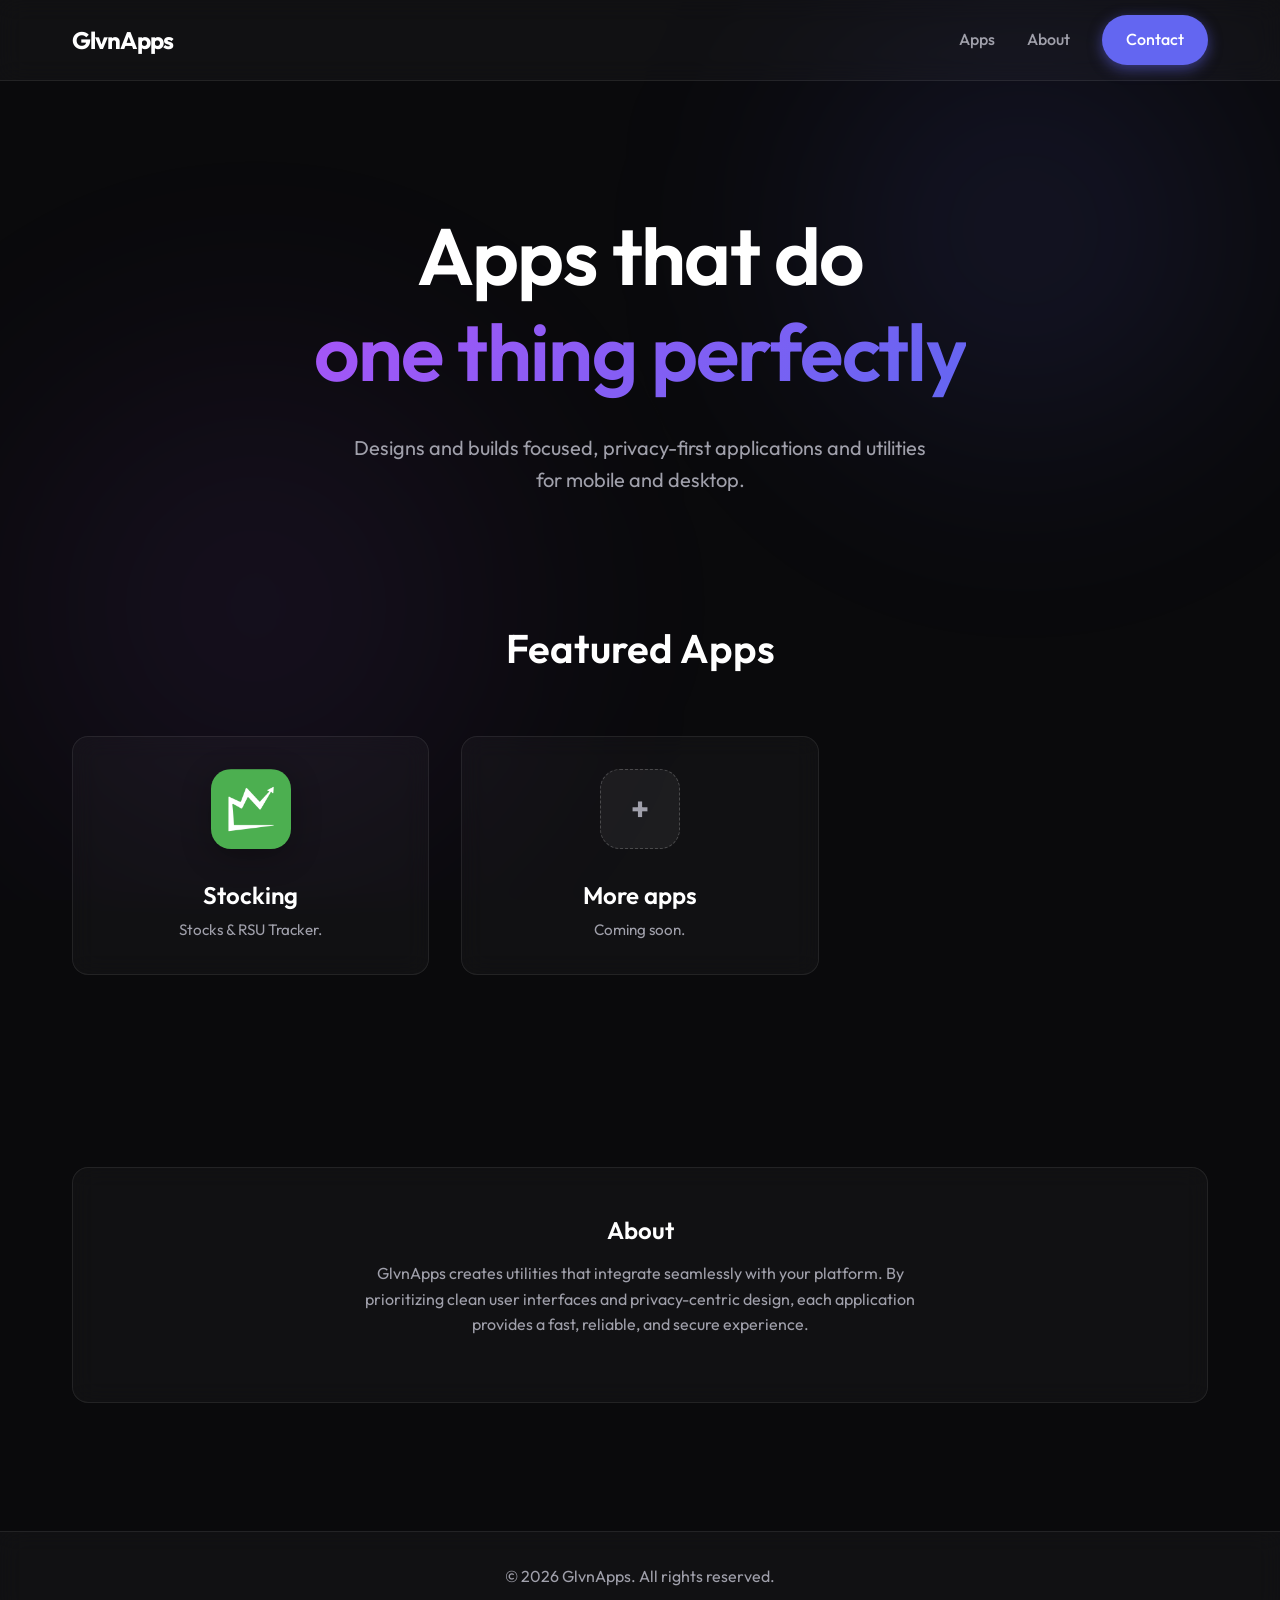
<file: index.html>
<!DOCTYPE html>
<html lang="en">
<head>
    <meta charset="UTF-8">
    <meta name="viewport" content="width=device-width, initial-scale=1.0">
    <title>GlvnApps - App Portfolio</title>
    <meta name="description" content="Portfolio of GlvnApps. Designs and builds focused, privacy-first applications and utilities for mobile and desktop.">
    <link rel="preconnect" href="https://fonts.googleapis.com">
    <link rel="preconnect" href="https://fonts.gstatic.com" crossorigin>
    <link href="https://fonts.googleapis.com/css2?family=Outfit:wght@300;400;500;600;700&display=swap" rel="stylesheet">
    <link rel="stylesheet" href="style.css">
</head>
<body>
    <div class="background-effects">
        <div class="glow glow-1"></div>
        <div class="glow glow-2"></div>
    </div>
    
    <header class="main-header glass">
        <div class="container header-content">
            <h1>GlvnApps</h1>
            <nav>
                <a href="#apps">Apps</a>
                <a href="#about">About</a>
                <a href="mailto:glvnapps@gmail.com" class="btn btn-primary">Contact</a>
            </nav>
        </div>
    </header>

    <main>
        <section class="hero container">
            <div class="hero-content">
                <h1 class="hero-title">Apps that do<br><span class="gradient-text">one thing perfectly</span></h1>
                <p class="hero-subtitle">Designs and builds focused, privacy-first applications and utilities for mobile and desktop.</p>
            </div>
        </section>

        <section id="apps" class="apps-section container">
            <h2 class="section-title">Featured Apps</h2>
            <div class="apps-grid">
                <!-- App Card -->
                <a href="stocking/index.html" class="app-card glass">
                    <img src="stocking/assets/stocking-icon.png" alt="Stocking App Icon" class="app-icon-image">
                    <div class="app-info">
                        <h3>Stocking</h3>
                        <p>Stocks & RSU Tracker.</p>
                    </div>
                </a>
                
                <!-- Add more app cards here -->
                <a href="#" class="app-card glass">
                    <div class="app-icon-placeholder upcoming-icon">+</div>
                    <div class="app-info">
                        <h3>More apps</h3>
                        <p>Coming soon.</p>
                    </div>
                </a>
            </div>
        </section>

        <section id="about" class="apps-section container" style="padding-top: 4rem;">
            <div class="glass" style="padding: 3rem; border-radius: 16px; text-align: center;">
                <h2>About</h2>
                <p style="color: var(--text-secondary); max-width: 600px; margin: 1rem auto;">
                    GlvnApps creates utilities that integrate seamlessly with your platform. By prioritizing clean user interfaces and privacy-centric design, each application provides a fast, reliable, and secure experience.
                </p>
            </div>
        </section>
    </main>

    <footer class="main-footer glass">
        <div class="container">
            <p>&copy; 2026 GlvnApps. All rights reserved.</p>
        </div>
    </footer>
</body>
</html>
</file>
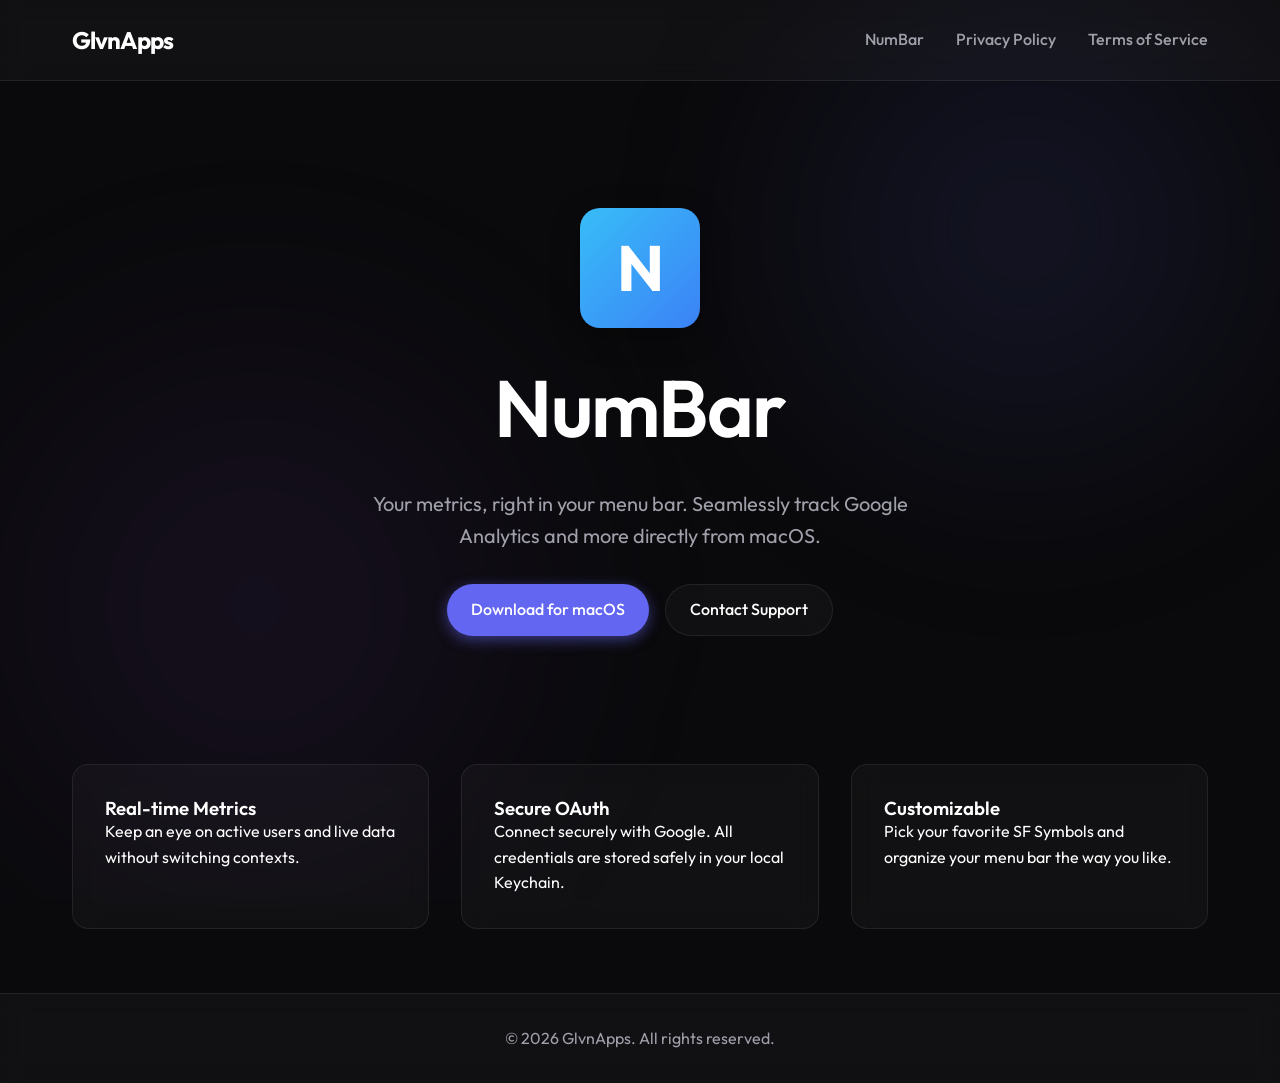
<file: numbar/index.html>
<!DOCTYPE html>
<html lang="en">
<head>
    <meta charset="UTF-8">
    <meta name="viewport" content="width=device-width, initial-scale=1.0">
    <title>NumBar - App Details</title>
    <meta name="description" content="NumBar - Menu bar analytics and metrics tracking.">
    <link rel="preconnect" href="https://fonts.googleapis.com">
    <link rel="preconnect" href="https://fonts.gstatic.com" crossorigin>
    <link href="https://fonts.googleapis.com/css2?family=Outfit:wght@300;400;500;600;700&display=swap" rel="stylesheet">
    <link rel="stylesheet" href="../style.css">
</head>
<body>
    <div class="background-effects">
        <div class="glow glow-1"></div>
        <div class="glow glow-2"></div>
    </div>
    
    <header class="main-header glass">
        <div class="container header-content">
            <a href="../index.html"><h1>GlvnApps</h1></a>
            <nav>
                <a href="index.html">NumBar</a>
                <a href="privacy.html">Privacy Policy</a>
                <a href="tos.html">Terms of Service</a>
            </nav>
        </div>
    </header>

    <main>
        <section class="hero container">
            <div class="app-icon-placeholder numbar-icon" style="width: 120px; height: 120px; font-size: 4rem; margin-bottom: 2rem;">N</div>
            <div class="hero-content">
                <h1 class="hero-title">NumBar</h1>
                <p class="hero-subtitle">Your metrics, right in your menu bar. Seamlessly track Google Analytics and more directly from macOS.</p>
                <div style="margin-top: 2rem; display: flex; justify-content: center; gap: 1rem;">
                    <a href="#" class="btn btn-primary">Download for macOS</a>
                    <a href="mailto:glvnapps@gmail.com" class="btn glass">Contact Support</a>
                </div>
            </div>
        </section>
        
        <section class="container" style="padding-bottom: 4rem;">
            <div class="apps-grid">
                <div class="app-card glass" style="text-align: left;">
                    <h3>Real-time Metrics</h3>
                    <p>Keep an eye on active users and live data without switching contexts.</p>
                </div>
                <div class="app-card glass" style="text-align: left;">
                    <h3>Secure OAuth</h3>
                    <p>Connect securely with Google. All credentials are stored safely in your local Keychain.</p>
                </div>
                <div class="app-card glass" style="text-align: left;">
                    <h3>Customizable</h3>
                    <p>Pick your favorite SF Symbols and organize your menu bar the way you like.</p>
                </div>
            </div>
        </section>
    </main>

    <footer class="main-footer glass">
        <div class="container">
            <p>&copy; 2026 GlvnApps. All rights reserved.</p>
        </div>
    </footer>
</body>
</html>
</file>
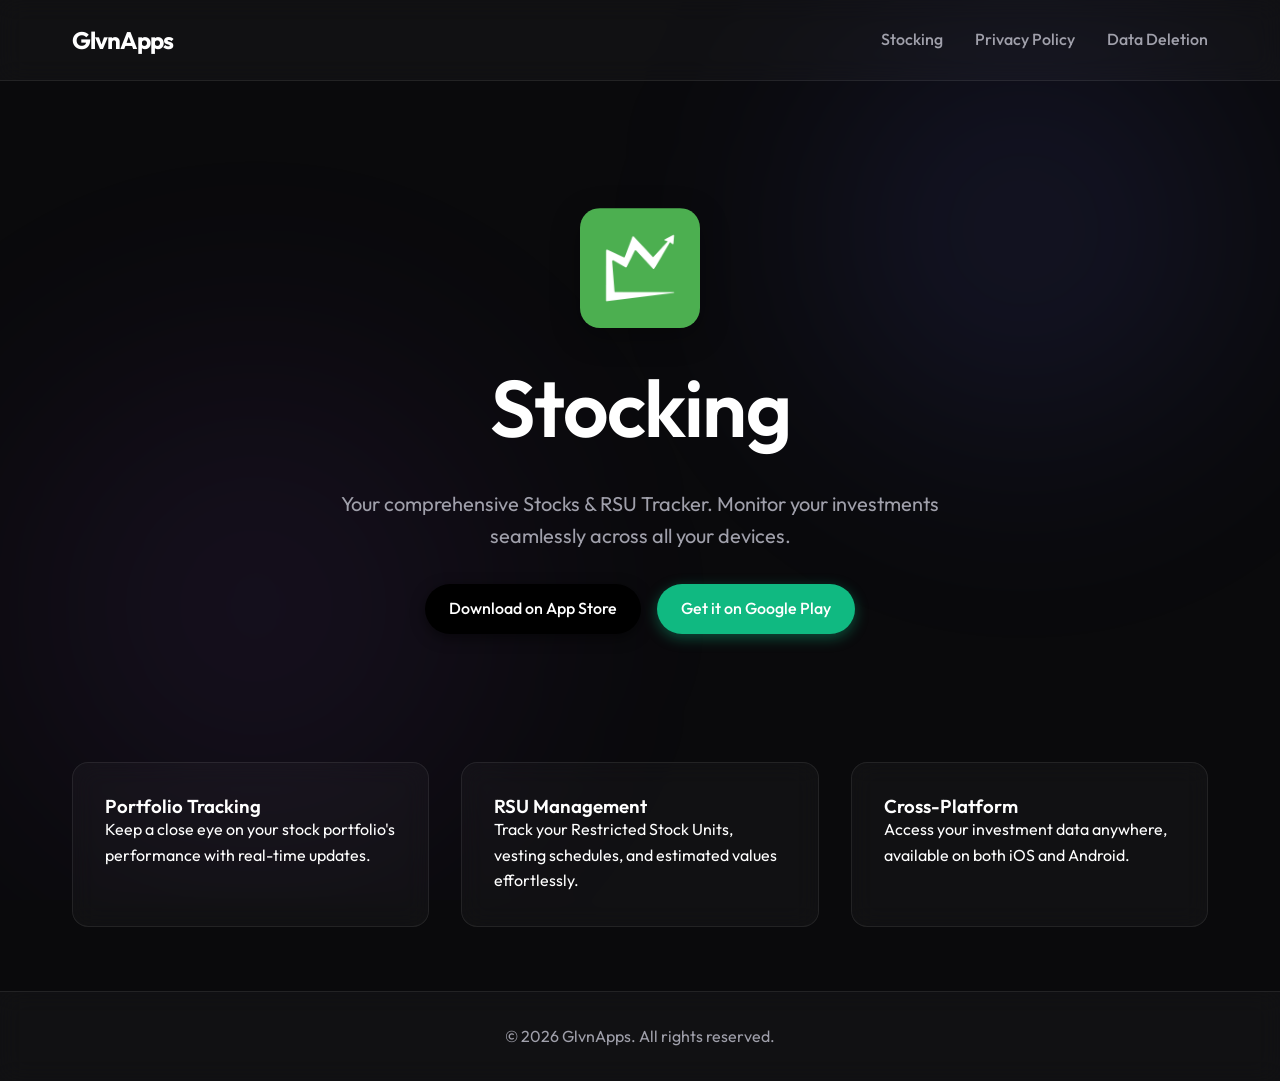
<file: stocking/index.html>
<!DOCTYPE html>
<html lang="en">
<head>
    <meta charset="UTF-8">
    <meta name="viewport" content="width=device-width, initial-scale=1.0">
    <title>Stocking - App Details</title>
    <meta name="description" content="Stocking - Stocks & RSU Tracker. Track your portfolio easily on iOS and Android.">
    <link rel="preconnect" href="https://fonts.googleapis.com">
    <link rel="preconnect" href="https://fonts.gstatic.com" crossorigin>
    <link href="https://fonts.googleapis.com/css2?family=Outfit:wght@300;400;500;600;700&display=swap" rel="stylesheet">
    <link rel="stylesheet" href="../style.css">
</head>
<body>
    <div class="background-effects">
        <div class="glow glow-1"></div>
        <div class="glow glow-2"></div>
    </div>
    
    <header class="main-header glass">
        <div class="container header-content">
            <a href="../index.html"><h1>GlvnApps</h1></a>
            <nav>
                <a href="index.html">Stocking</a>
                <a href="privacy.html">Privacy Policy</a>
                <a href="data-deletion.html">Data Deletion</a>
            </nav>
        </div>
    </header>

    <main>
        <section class="hero container">
            <img src="assets/stocking-icon.png" alt="Stocking App Icon" class="app-icon-image" style="width: 120px; height: 120px; margin-bottom: 2rem;">
            <div class="hero-content">
                <h1 class="hero-title">Stocking</h1>
                <p class="hero-subtitle">Your comprehensive Stocks & RSU Tracker. Monitor your investments seamlessly across all your devices.</p>
                <div style="margin-top: 2rem; display: flex; justify-content: center; gap: 1rem; flex-wrap: wrap;">
                    <a href="https://apps.apple.com/us/app/stocking-stocks-rsu-tracker/id6449176378" target="_blank" class="btn btn-primary" style="background: #000; box-shadow: 0 4px 14px 0 rgba(0,0,0,0.5);">Download on App Store</a>
                    <a href="https://play.google.com/store/apps/details?id=com.glvn.app.stocking" target="_blank" class="btn btn-primary" style="background: #10b981; box-shadow: 0 4px 14px 0 rgba(16, 185, 129, 0.4);">Get it on Google Play</a>
                </div>
            </div>
        </section>
        
        <section class="container" style="padding-bottom: 4rem;">
            <div class="apps-grid">
                <div class="app-card glass" style="text-align: left;">
                    <h3>Portfolio Tracking</h3>
                    <p>Keep a close eye on your stock portfolio's performance with real-time updates.</p>
                </div>
                <div class="app-card glass" style="text-align: left;">
                    <h3>RSU Management</h3>
                    <p>Track your Restricted Stock Units, vesting schedules, and estimated values effortlessly.</p>
                </div>
                <div class="app-card glass" style="text-align: left;">
                    <h3>Cross-Platform</h3>
                    <p>Access your investment data anywhere, available on both iOS and Android.</p>
                </div>
            </div>
        </section>
    </main>

    <footer class="main-footer glass">
        <div class="container">
            <p>&copy; 2026 GlvnApps. All rights reserved.</p>
        </div>
    </footer>
</body>
</html>
</file>
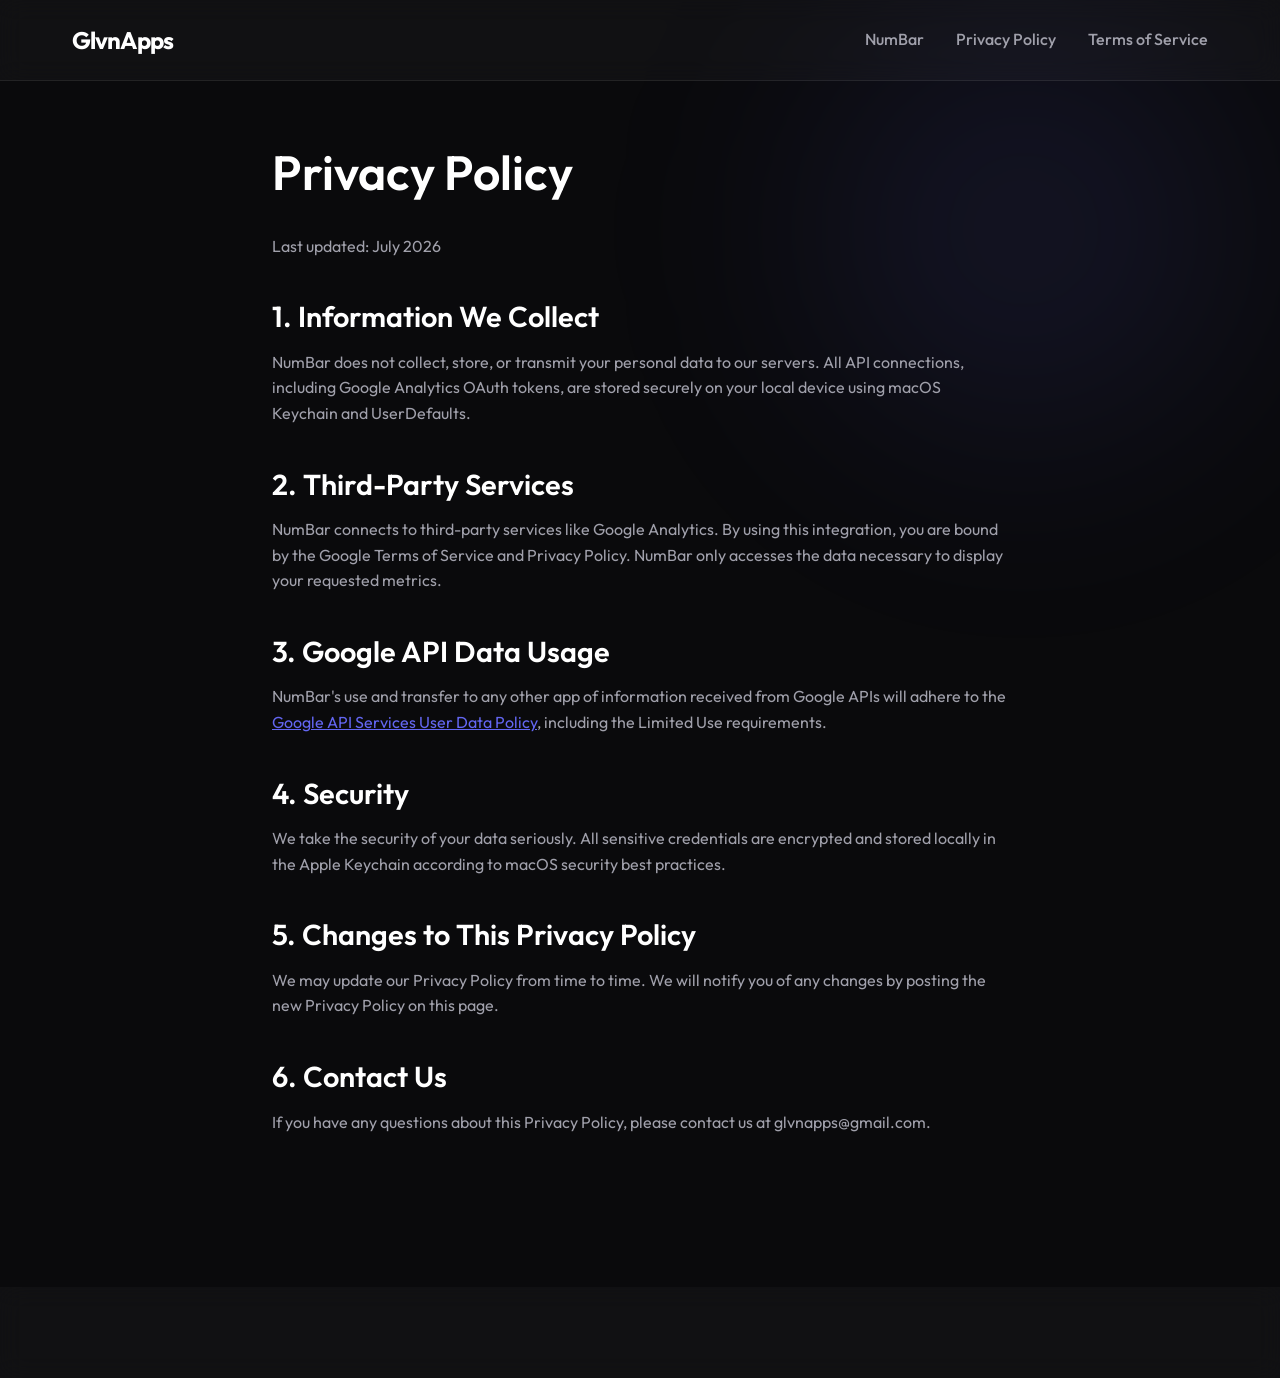
<file: numbar/privacy.html>
<!DOCTYPE html>
<html lang="en">
<head>
    <meta charset="UTF-8">
    <meta name="viewport" content="width=device-width, initial-scale=1.0">
    <title>NumBar - Privacy Policy</title>
    <link rel="preconnect" href="https://fonts.googleapis.com">
    <link rel="preconnect" href="https://fonts.gstatic.com" crossorigin>
    <link href="https://fonts.googleapis.com/css2?family=Outfit:wght@300;400;500;600;700&display=swap" rel="stylesheet">
    <link rel="stylesheet" href="../style.css">
</head>
<body>
    <div class="background-effects">
        <div class="glow glow-1"></div>
    </div>
    
    <header class="main-header glass">
        <div class="container header-content">
            <a href="../index.html"><h1>GlvnApps</h1></a>
            <nav>
                <a href="index.html">NumBar</a>
                <a href="privacy.html">Privacy Policy</a>
                <a href="tos.html">Terms of Service</a>
            </nav>
        </div>
    </header>

    <main class="doc-section container">
        <h1>Privacy Policy</h1>
        <div class="doc-content">
            <p>Last updated: July 2026</p>
            
            <h2>1. Information We Collect</h2>
            <p>NumBar does not collect, store, or transmit your personal data to our servers. All API connections, including Google Analytics OAuth tokens, are stored securely on your local device using macOS Keychain and UserDefaults.</p>

            <h2>2. Third-Party Services</h2>
            <p>NumBar connects to third-party services like Google Analytics. By using this integration, you are bound by the Google Terms of Service and Privacy Policy. NumBar only accesses the data necessary to display your requested metrics.</p>
            
            <h2>3. Google API Data Usage</h2>
            <p>NumBar's use and transfer to any other app of information received from Google APIs will adhere to the <a href="https://developers.google.com/terms/api-services-user-data-policy" target="_blank" style="color: var(--accent-color); text-decoration: underline;">Google API Services User Data Policy</a>, including the Limited Use requirements.</p>

            <h2>4. Security</h2>
            <p>We take the security of your data seriously. All sensitive credentials are encrypted and stored locally in the Apple Keychain according to macOS security best practices.</p>

            <h2>5. Changes to This Privacy Policy</h2>
            <p>We may update our Privacy Policy from time to time. We will notify you of any changes by posting the new Privacy Policy on this page.</p>

            <h2>6. Contact Us</h2>
            <p>If you have any questions about this Privacy Policy, please contact us at glvnapps@gmail.com.</p>
        </div>
    </main>

    <footer class="main-footer glass">
        <div class="container">
            <p>&copy; 2026 GlvnApps. All rights reserved.</p>
        </div>
    </footer>
</body>
</html>
</file>
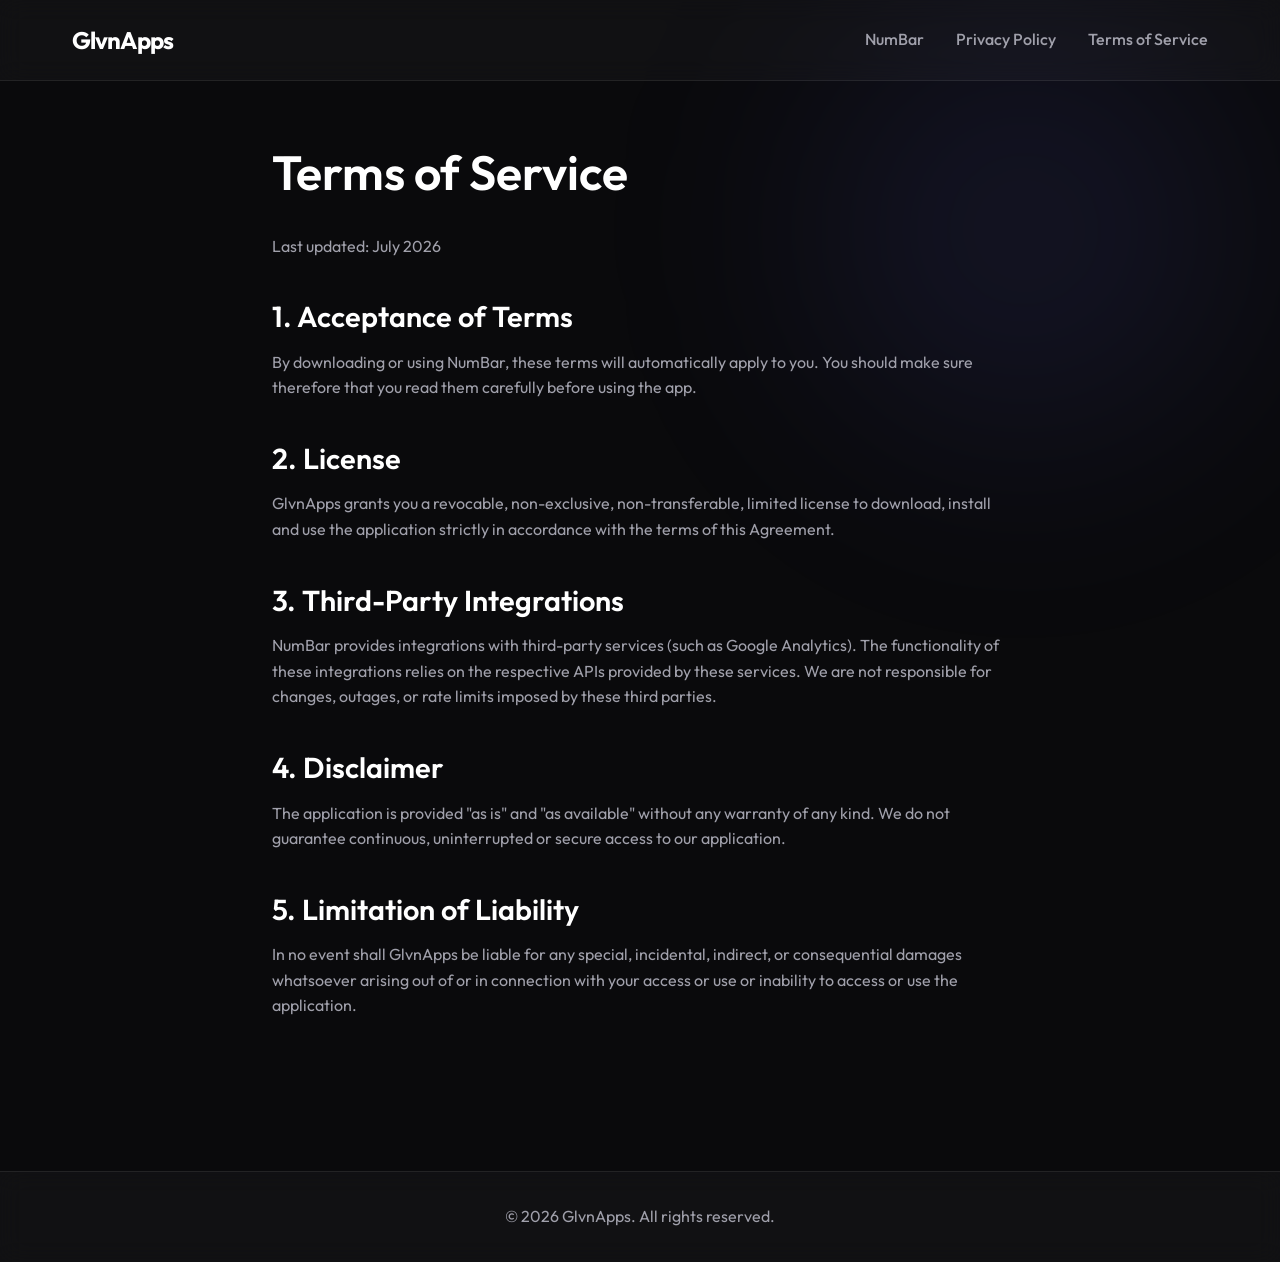
<file: numbar/tos.html>
<!DOCTYPE html>
<html lang="en">
<head>
    <meta charset="UTF-8">
    <meta name="viewport" content="width=device-width, initial-scale=1.0">
    <title>NumBar - Terms of Service</title>
    <link rel="preconnect" href="https://fonts.googleapis.com">
    <link rel="preconnect" href="https://fonts.gstatic.com" crossorigin>
    <link href="https://fonts.googleapis.com/css2?family=Outfit:wght@300;400;500;600;700&display=swap" rel="stylesheet">
    <link rel="stylesheet" href="../style.css">
</head>
<body>
    <div class="background-effects">
        <div class="glow glow-1"></div>
    </div>
    
    <header class="main-header glass">
        <div class="container header-content">
            <a href="../index.html"><h1>GlvnApps</h1></a>
            <nav>
                <a href="index.html">NumBar</a>
                <a href="privacy.html">Privacy Policy</a>
                <a href="tos.html">Terms of Service</a>
            </nav>
        </div>
    </header>

    <main class="doc-section container">
        <h1>Terms of Service</h1>
        <div class="doc-content">
            <p>Last updated: July 2026</p>
            
            <h2>1. Acceptance of Terms</h2>
            <p>By downloading or using NumBar, these terms will automatically apply to you. You should make sure therefore that you read them carefully before using the app.</p>

            <h2>2. License</h2>
            <p>GlvnApps grants you a revocable, non-exclusive, non-transferable, limited license to download, install and use the application strictly in accordance with the terms of this Agreement.</p>

            <h2>3. Third-Party Integrations</h2>
            <p>NumBar provides integrations with third-party services (such as Google Analytics). The functionality of these integrations relies on the respective APIs provided by these services. We are not responsible for changes, outages, or rate limits imposed by these third parties.</p>

            <h2>4. Disclaimer</h2>
            <p>The application is provided "as is" and "as available" without any warranty of any kind. We do not guarantee continuous, uninterrupted or secure access to our application.</p>
            
            <h2>5. Limitation of Liability</h2>
            <p>In no event shall GlvnApps be liable for any special, incidental, indirect, or consequential damages whatsoever arising out of or in connection with your access or use or inability to access or use the application.</p>
        </div>
    </main>

    <footer class="main-footer glass">
        <div class="container">
            <p>&copy; 2026 GlvnApps. All rights reserved.</p>
        </div>
    </footer>
</body>
</html>
</file>
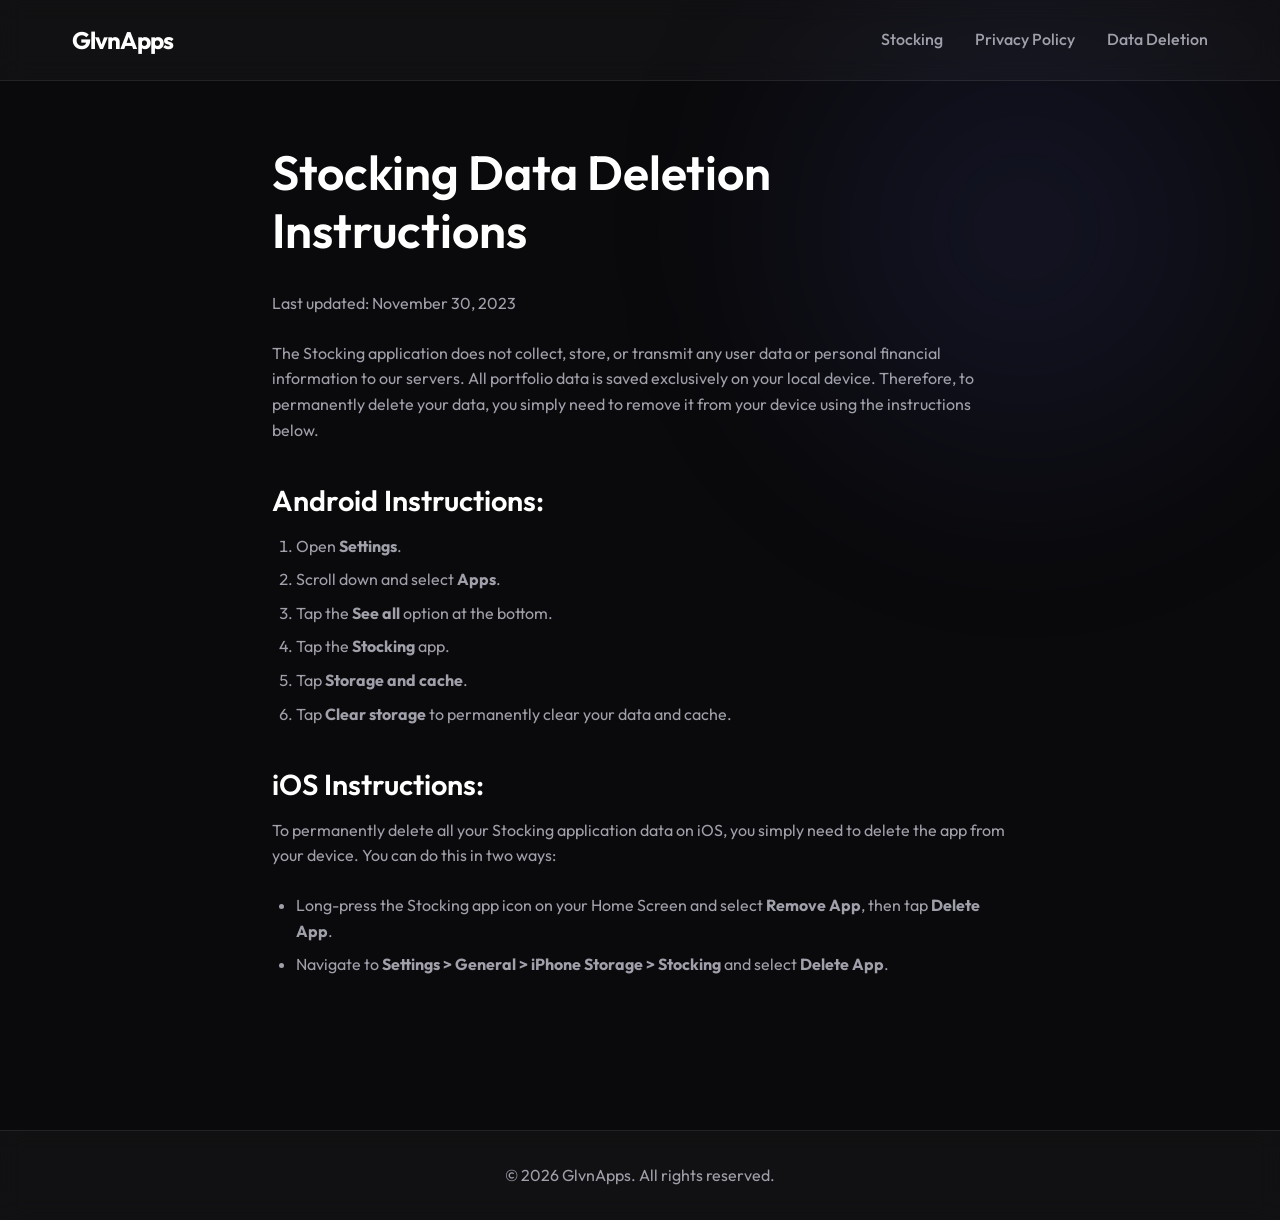
<file: stocking/data-deletion.html>
<!DOCTYPE html>
<html lang="en">
<head>
    <meta charset="UTF-8">
    <meta name="viewport" content="width=device-width, initial-scale=1.0">
    <title>Stocking - Data Deletion Instructions</title>
    <link rel="preconnect" href="https://fonts.googleapis.com">
    <link rel="preconnect" href="https://fonts.gstatic.com" crossorigin>
    <link href="https://fonts.googleapis.com/css2?family=Outfit:wght@300;400;500;600;700&display=swap" rel="stylesheet">
    <link rel="stylesheet" href="../style.css">
</head>
<body>
    <div class="background-effects">
        <div class="glow glow-1"></div>
    </div>
    
    <header class="main-header glass">
        <div class="container header-content">
            <a href="../index.html"><h1>GlvnApps</h1></a>
            <nav>
                <a href="index.html">Stocking</a>
                <a href="privacy.html">Privacy Policy</a>
                <a href="data-deletion.html">Data Deletion</a>
            </nav>
        </div>
    </header>

    <main class="doc-section container">
        <h1>Stocking Data Deletion Instructions</h1>
        <div class="doc-content">
            <p>Last updated: November 30, 2023</p>
            
            <p>The Stocking application does not collect, store, or transmit any user data or personal financial information to our servers. All portfolio data is saved exclusively on your local device. Therefore, to permanently delete your data, you simply need to remove it from your device using the instructions below.</p>

            <h2>Android Instructions:</h2>
            <ol>
                <li>Open <strong>Settings</strong>.</li>
                <li>Scroll down and select <strong>Apps</strong>.</li>
                <li>Tap the <strong>See all</strong> option at the bottom.</li>
                <li>Tap the <strong>Stocking</strong> app.</li>
                <li>Tap <strong>Storage and cache</strong>.</li>
                <li>Tap <strong>Clear storage</strong> to permanently clear your data and cache.</li>
            </ol>

            <h2>iOS Instructions:</h2>
            <p>To permanently delete all your Stocking application data on iOS, you simply need to delete the app from your device. You can do this in two ways:</p>
            <ul>
                <li>Long-press the Stocking app icon on your Home Screen and select <strong>Remove App</strong>, then tap <strong>Delete App</strong>.</li>
                <li>Navigate to <strong>Settings > General > iPhone Storage > Stocking</strong> and select <strong>Delete App</strong>.</li>
            </ul>
        </div>
    </main>

    <footer class="main-footer glass">
        <div class="container">
            <p>&copy; 2026 GlvnApps. All rights reserved.</p>
        </div>
    </footer>
</body>
</html>
</file>
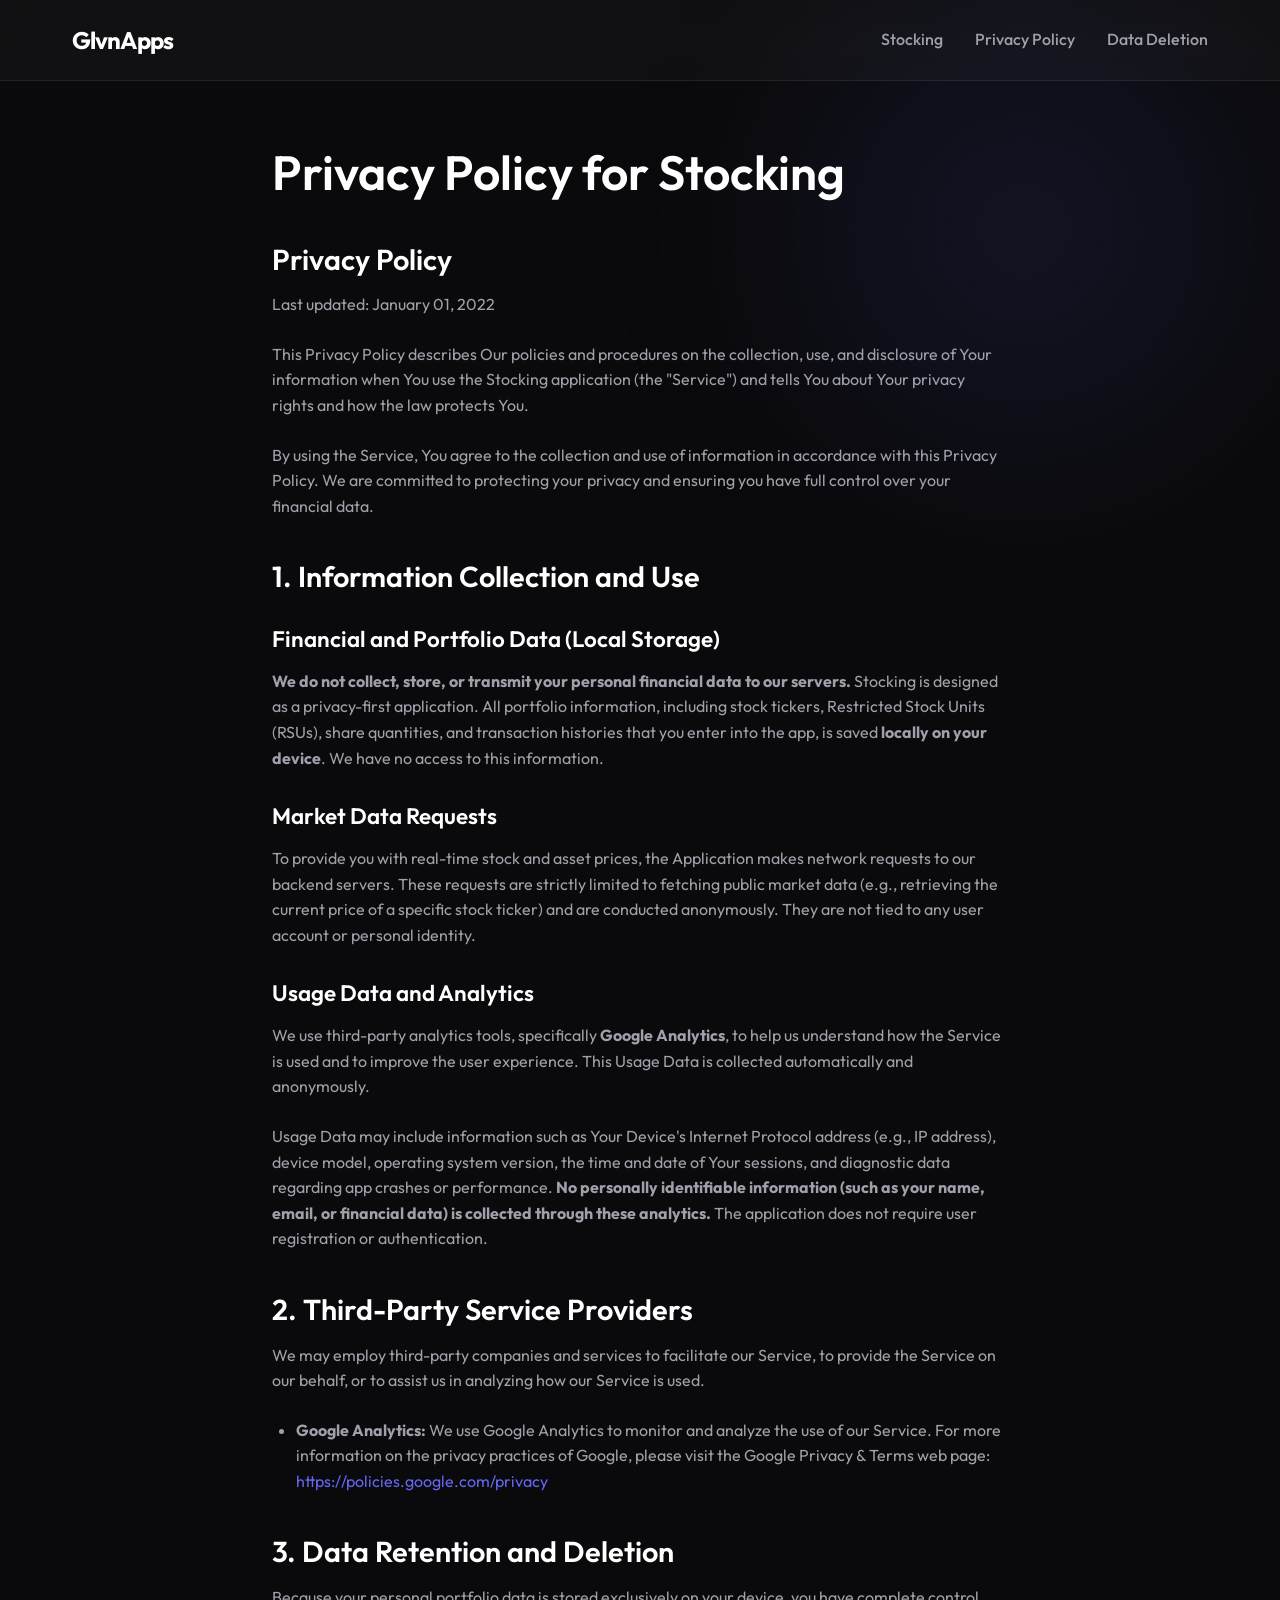
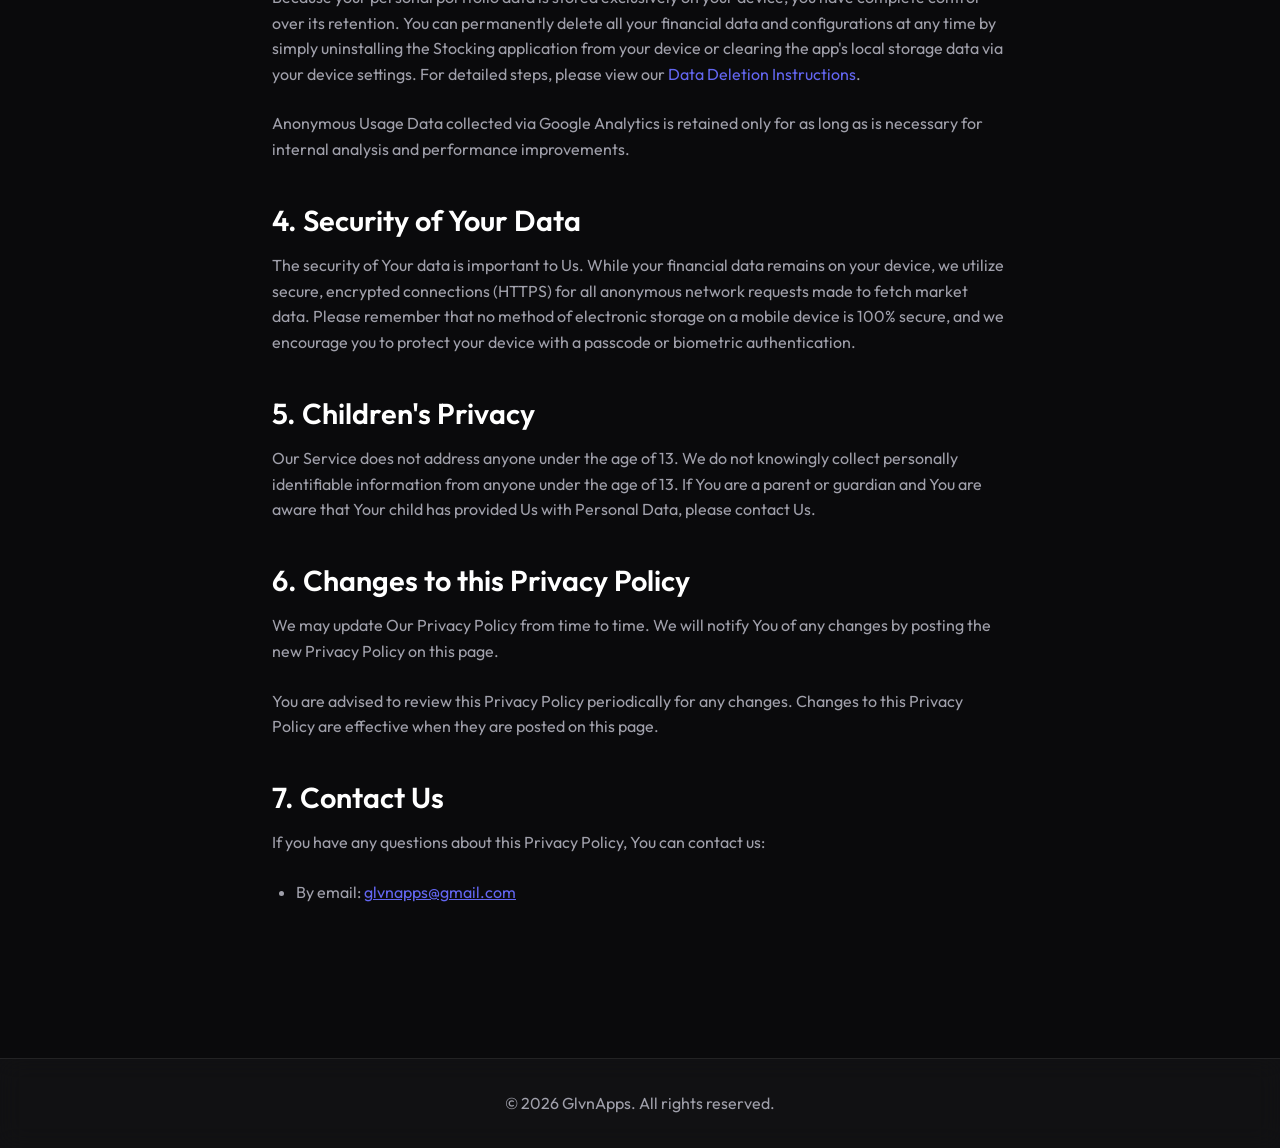
<file: stocking/privacy.html>
<!DOCTYPE html>
<html lang="en">
<head>
    <meta charset="UTF-8">
    <meta name="viewport" content="width=device-width, initial-scale=1.0">
    <title>Stocking - Privacy Policy</title>
    <link rel="preconnect" href="https://fonts.googleapis.com">
    <link rel="preconnect" href="https://fonts.gstatic.com" crossorigin>
    <link href="https://fonts.googleapis.com/css2?family=Outfit:wght@300;400;500;600;700&display=swap" rel="stylesheet">
    <link rel="stylesheet" href="../style.css">
</head>
<body>
    <div class="background-effects">
        <div class="glow glow-1"></div>
    </div>
    
    <header class="main-header glass">
        <div class="container header-content">
            <a href="../index.html"><h1>GlvnApps</h1></a>
            <nav>
                <a href="index.html">Stocking</a>
                <a href="privacy.html">Privacy Policy</a>
                <a href="data-deletion.html">Data Deletion</a>
            </nav>
        </div>
    </header>

    <main class="doc-section container">
        <h1>Privacy Policy for Stocking</h1>
        <div class="doc-content">
            <h2>Privacy Policy</h2>
            <p>Last updated: January 01, 2022</p>

            <p>This Privacy Policy describes Our policies and procedures on the collection, use, and disclosure of Your information when You use the Stocking application (the "Service") and tells You about Your privacy rights and how the law protects You.</p>

            <p>By using the Service, You agree to the collection and use of information in accordance with this Privacy Policy. We are committed to protecting your privacy and ensuring you have full control over your financial data.</p>

            <h2>1. Information Collection and Use</h2>
            
            <h3>Financial and Portfolio Data (Local Storage)</h3>
            <p><strong>We do not collect, store, or transmit your personal financial data to our servers.</strong> Stocking is designed as a privacy-first application. All portfolio information, including stock tickers, Restricted Stock Units (RSUs), share quantities, and transaction histories that you enter into the app, is saved <strong>locally on your device</strong>. We have no access to this information.</p>

            <h3>Market Data Requests</h3>
            <p>To provide you with real-time stock and asset prices, the Application makes network requests to our backend servers. These requests are strictly limited to fetching public market data (e.g., retrieving the current price of a specific stock ticker) and are conducted anonymously. They are not tied to any user account or personal identity.</p>

            <h3>Usage Data and Analytics</h3>
            <p>We use third-party analytics tools, specifically <strong>Google Analytics</strong>, to help us understand how the Service is used and to improve the user experience. This Usage Data is collected automatically and anonymously.</p>
            <p>Usage Data may include information such as Your Device's Internet Protocol address (e.g., IP address), device model, operating system version, the time and date of Your sessions, and diagnostic data regarding app crashes or performance. <strong>No personally identifiable information (such as your name, email, or financial data) is collected through these analytics.</strong> The application does not require user registration or authentication.</p>

            <h2>2. Third-Party Service Providers</h2>
            <p>We may employ third-party companies and services to facilitate our Service, to provide the Service on our behalf, or to assist us in analyzing how our Service is used.</p>
            <ul>
                <li><strong>Google Analytics:</strong> We use Google Analytics to monitor and analyze the use of our Service. For more information on the privacy practices of Google, please visit the Google Privacy & Terms web page: <a href="https://policies.google.com/privacy" target="_blank" style="color: var(--accent-color);">https://policies.google.com/privacy</a></li>
            </ul>

            <h2>3. Data Retention and Deletion</h2>
            <p>Because your personal portfolio data is stored exclusively on your device, you have complete control over its retention. You can permanently delete all your financial data and configurations at any time by simply uninstalling the Stocking application from your device or clearing the app's local storage data via your device settings. For detailed steps, please view our <a href="data-deletion.html" style="color: var(--accent-color);">Data Deletion Instructions</a>.</p>
            <p>Anonymous Usage Data collected via Google Analytics is retained only for as long as is necessary for internal analysis and performance improvements.</p>

            <h2>4. Security of Your Data</h2>
            <p>The security of Your data is important to Us. While your financial data remains on your device, we utilize secure, encrypted connections (HTTPS) for all anonymous network requests made to fetch market data. Please remember that no method of electronic storage on a mobile device is 100% secure, and we encourage you to protect your device with a passcode or biometric authentication.</p>

            <h2>5. Children's Privacy</h2>
            <p>Our Service does not address anyone under the age of 13. We do not knowingly collect personally identifiable information from anyone under the age of 13. If You are a parent or guardian and You are aware that Your child has provided Us with Personal Data, please contact Us.</p>

            <h2>6. Changes to this Privacy Policy</h2>
            <p>We may update Our Privacy Policy from time to time. We will notify You of any changes by posting the new Privacy Policy on this page.</p>
            <p>You are advised to review this Privacy Policy periodically for any changes. Changes to this Privacy Policy are effective when they are posted on this page.</p>

            <h2>7. Contact Us</h2>
            <p>If you have any questions about this Privacy Policy, You can contact us:</p>
            <ul>
                <li>By email: <a href="mailto:glvnapps@gmail.com" style="color: var(--accent-color); text-decoration: underline;">glvnapps@gmail.com</a></li>
            </ul>
        </div>
    </main>

    <footer class="main-footer glass">
        <div class="container">
            <p>&copy; 2026 GlvnApps. All rights reserved.</p>
        </div>
    </footer>
</body>
</html>
</file>
<file: style.css>
:root {
    --bg-color: #0a0a0c;
    --text-primary: #ffffff;
    --text-secondary: #a0a0ab;
    --accent-color: #6366f1;
    --accent-glow: rgba(99, 102, 241, 0.5);
    
    --glass-bg: rgba(255, 255, 255, 0.03);
    --glass-border: rgba(255, 255, 255, 0.08);
    
    --font-primary: 'Outfit', -apple-system, BlinkMacSystemFont, sans-serif;
    
    --spacing-sm: 1rem;
    --spacing-md: 2rem;
    --spacing-lg: 4rem;
    --spacing-xl: 8rem;
    
    --border-radius: 16px;
    --transition: all 0.3s cubic-bezier(0.25, 0.8, 0.25, 1);
}

* {
    margin: 0;
    padding: 0;
    box-sizing: border-box;
}

html {
    scroll-behavior: smooth;
}

body {
    background-color: var(--bg-color);
    color: var(--text-primary);
    font-family: var(--font-primary);
    line-height: 1.6;
    overflow-x: hidden;
    min-height: 100vh;
    display: flex;
    flex-direction: column;
}

a {
    color: inherit;
    text-decoration: none;
}

/* Background Effects */
.background-effects {
    position: fixed;
    top: 0;
    left: 0;
    width: 100vw;
    height: 100vh;
    z-index: -1;
    overflow: hidden;
    pointer-events: none;
}

.glow {
    position: absolute;
    border-radius: 50%;
    filter: blur(100px);
    opacity: 0.5;
}

.glow-1 {
    top: -10%;
    right: -5%;
    width: 50vw;
    height: 50vw;
    background: radial-gradient(circle, rgba(99,102,241,0.3) 0%, rgba(0,0,0,0) 70%);
}

.glow-2 {
    bottom: -10%;
    left: -10%;
    width: 60vw;
    height: 60vw;
    background: radial-gradient(circle, rgba(168,85,247,0.2) 0%, rgba(0,0,0,0) 70%);
}

/* Typography */
h1, h2, h3, h4 {
    line-height: 1.2;
    font-weight: 600;
}

.gradient-text {
    background: linear-gradient(135deg, #a855f7 0%, #6366f1 100%);
    -webkit-background-clip: text;
    -webkit-text-fill-color: transparent;
    background-clip: text;
}

/* Layout */
.container {
    width: 100%;
    max-width: 1200px;
    margin: 0 auto;
    padding: 0 var(--spacing-md);
}

.glass {
    background: var(--glass-bg);
    backdrop-filter: blur(12px);
    -webkit-backdrop-filter: blur(12px);
    border: 1px solid var(--glass-border);
}

/* Header */
.main-header {
    position: fixed;
    top: 0;
    left: 0;
    width: 100%;
    z-index: 100;
    border-bottom: 1px solid var(--glass-border);
    border-top: none;
    border-left: none;
    border-right: none;
}

.header-content {
    display: flex;
    justify-content: space-between;
    align-items: center;
    height: 80px;
}

.header-content h1 {
    font-size: 1.5rem;
    font-weight: 700;
    letter-spacing: -1px;
}

nav {
    display: flex;
    gap: var(--spacing-md);
    align-items: center;
}

nav a:not(.btn) {
    color: var(--text-secondary);
    transition: var(--transition);
    font-weight: 500;
}

nav a:not(.btn):hover {
    color: var(--text-primary);
}

/* Buttons */
.btn {
    display: inline-flex;
    align-items: center;
    justify-content: center;
    padding: 0.75rem 1.5rem;
    border-radius: 99px;
    font-weight: 500;
    transition: var(--transition);
    cursor: pointer;
}

.btn-primary {
    background: var(--accent-color);
    color: white;
    box-shadow: 0 4px 14px 0 var(--accent-glow);
}

.btn-primary:hover {
    background: #4f46e5;
    transform: translateY(-2px);
    box-shadow: 0 6px 20px 0 var(--accent-glow);
}

/* Hero Section */
.hero {
    padding-top: calc(80px + var(--spacing-xl));
    padding-bottom: var(--spacing-xl);
    text-align: center;
}

.hero-title {
    font-size: clamp(3rem, 8vw, 5rem);
    margin-bottom: var(--spacing-md);
    letter-spacing: -0.02em;
}

.hero-subtitle {
    font-size: 1.25rem;
    color: var(--text-secondary);
    max-width: 600px;
    margin: 0 auto;
}

/* Apps Section */
.apps-section {
    padding-bottom: var(--spacing-xl);
}

.section-title {
    font-size: 2.5rem;
    margin-bottom: var(--spacing-lg);
    text-align: center;
}

.apps-grid {
    display: grid;
    grid-template-columns: repeat(auto-fill, minmax(300px, 1fr));
    gap: var(--spacing-md);
}

.app-card {
    display: flex;
    flex-direction: column;
    padding: var(--spacing-md);
    border-radius: var(--border-radius);
    transition: var(--transition);
    text-align: center;
}

.app-card:hover {
    transform: translateY(-8px);
    background: rgba(255, 255, 255, 0.05);
    border-color: rgba(255, 255, 255, 0.15);
}

.app-icon-placeholder {
    width: 80px;
    height: 80px;
    border-radius: 20px;
    margin: 0 auto var(--spacing-md);
    display: flex;
    align-items: center;
    justify-content: center;
    font-size: 2rem;
    font-weight: 700;
    box-shadow: 0 8px 30px rgba(0,0,0,0.3);
}

.app-icon-image {
    width: 80px;
    height: 80px;
    border-radius: 20px;
    margin: 0 auto var(--spacing-md);
    display: block;
    object-fit: cover;
    box-shadow: 0 8px 30px rgba(0,0,0,0.3);
}

.numbar-icon {
    background: linear-gradient(135deg, #38bdf8 0%, #3b82f6 100%);
    color: white;
}

.stocking-icon {
    background: linear-gradient(135deg, #10b981 0%, #059669 100%);
    color: white;
}

.upcoming-icon {
    background: rgba(255,255,255,0.05);
    border: 1px dashed rgba(255,255,255,0.2);
    color: var(--text-secondary);
    box-shadow: none;
}

.app-info h3 {
    font-size: 1.5rem;
    margin-bottom: 0.5rem;
}

.app-info p {
    color: var(--text-secondary);
    font-size: 0.95rem;
}

/* Document Pages (Privacy, TOS) */
.doc-section {
    padding-top: calc(80px + var(--spacing-lg));
    padding-bottom: var(--spacing-xl);
    max-width: 800px;
    margin: 0 auto;
}

.doc-section h1 {
    font-size: 3rem;
    margin-bottom: 2rem;
}

.doc-content h2 {
    font-size: 1.8rem;
    margin-top: 2.5rem;
    margin-bottom: 1rem;
    color: var(--text-primary);
}

.doc-content h3 {
    font-size: 1.4rem;
    margin-top: 2rem;
    margin-bottom: 1rem;
    color: var(--text-primary);
}

.doc-content h4 {
    font-size: 1.1rem;
    margin-top: 1.5rem;
    margin-bottom: 0.5rem;
    color: var(--text-primary);
}

.doc-content p {
    color: var(--text-secondary);
    margin-bottom: 1.5rem;
}

.doc-content ul,
.doc-content ol {
    color: var(--text-secondary);
    margin-bottom: 1.5rem;
    padding-left: 1.5rem;
}

.doc-content li {
    margin-bottom: 0.5rem;
}

/* Footer */
.main-footer {
    margin-top: auto;
    padding: var(--spacing-md) 0;
    text-align: center;
    color: var(--text-secondary);
    border-top: 1px solid var(--glass-border);
    border-bottom: none;
    border-left: none;
    border-right: none;
}

/* Responsive adjustments */
@media (max-width: 768px) {
    .header-content {
        flex-direction: column;
        justify-content: center;
        gap: 1rem;
        height: auto;
        padding: 1rem 0;
    }
    
    nav {
        gap: 1rem;
    }
    
    .hero {
        padding-top: calc(140px + var(--spacing-lg));
    }
    
    .doc-section {
        padding-top: calc(140px + var(--spacing-md));
    }
}
</file>
